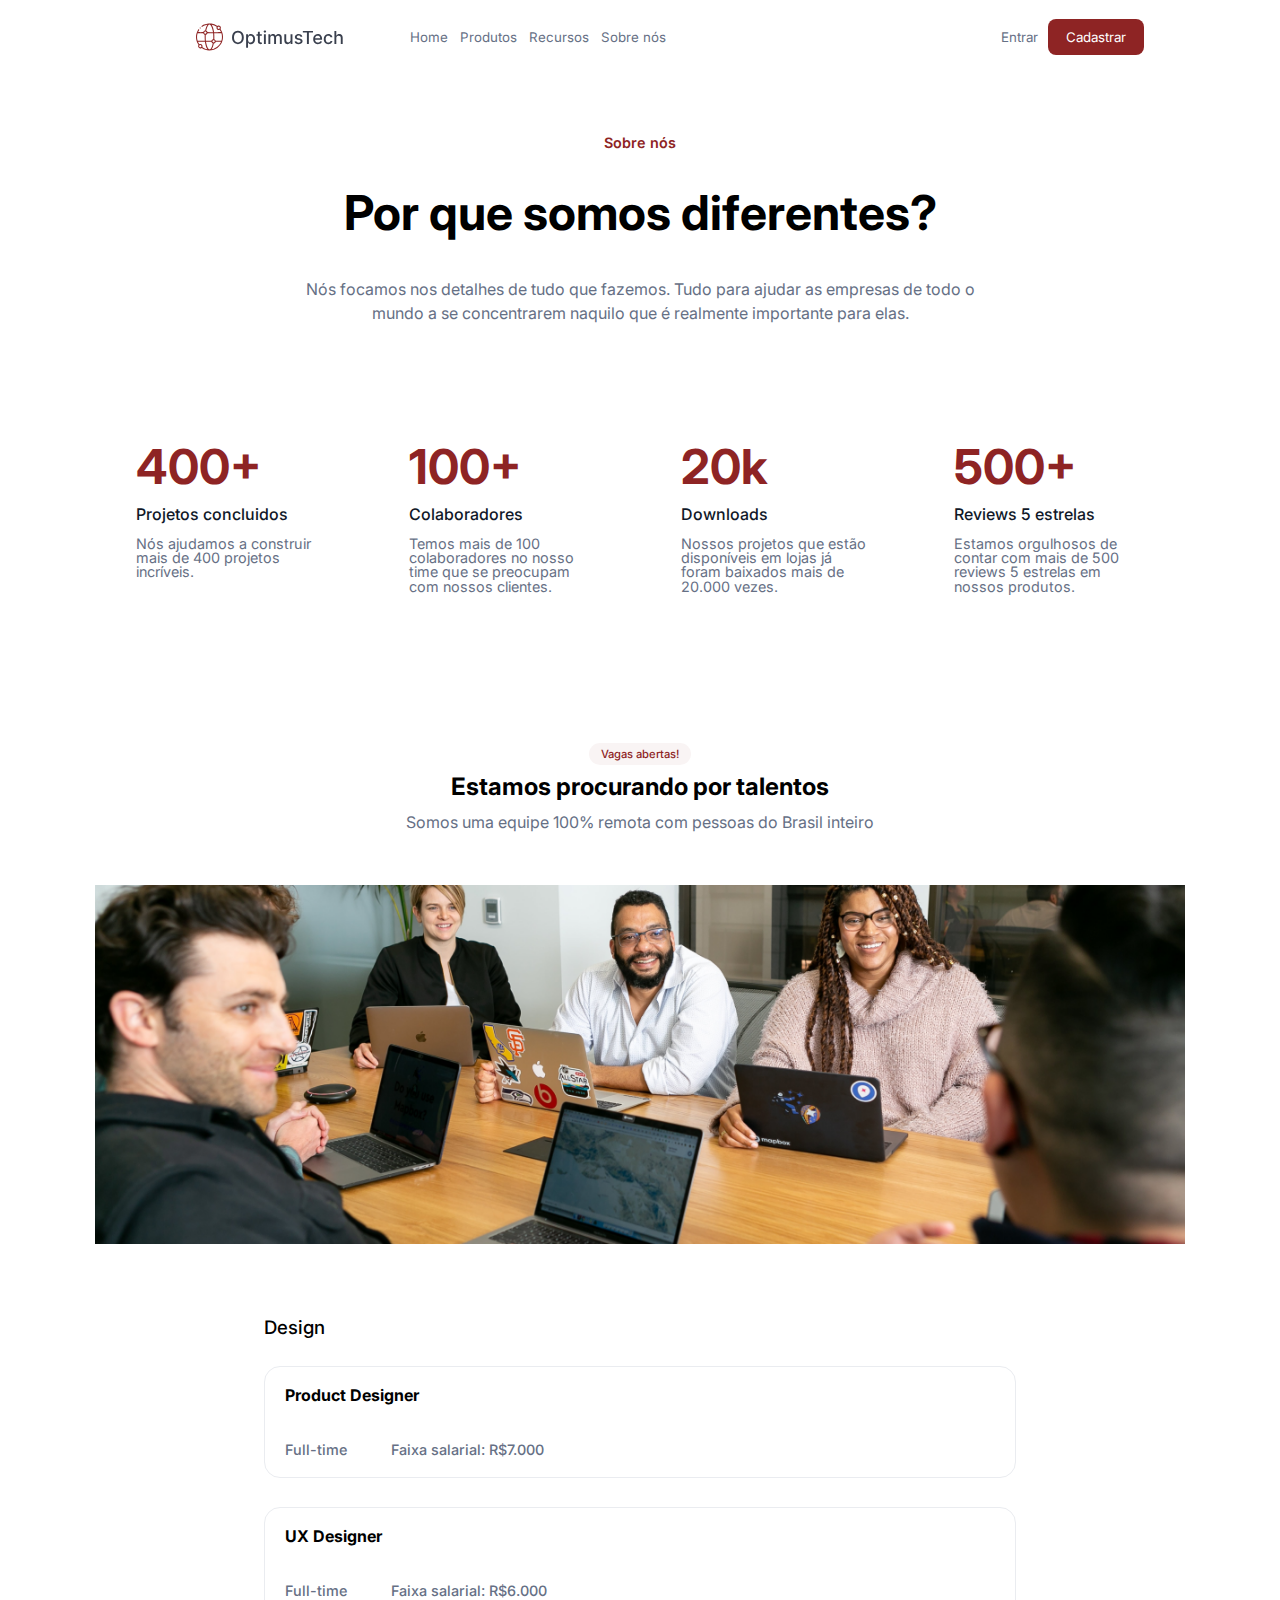
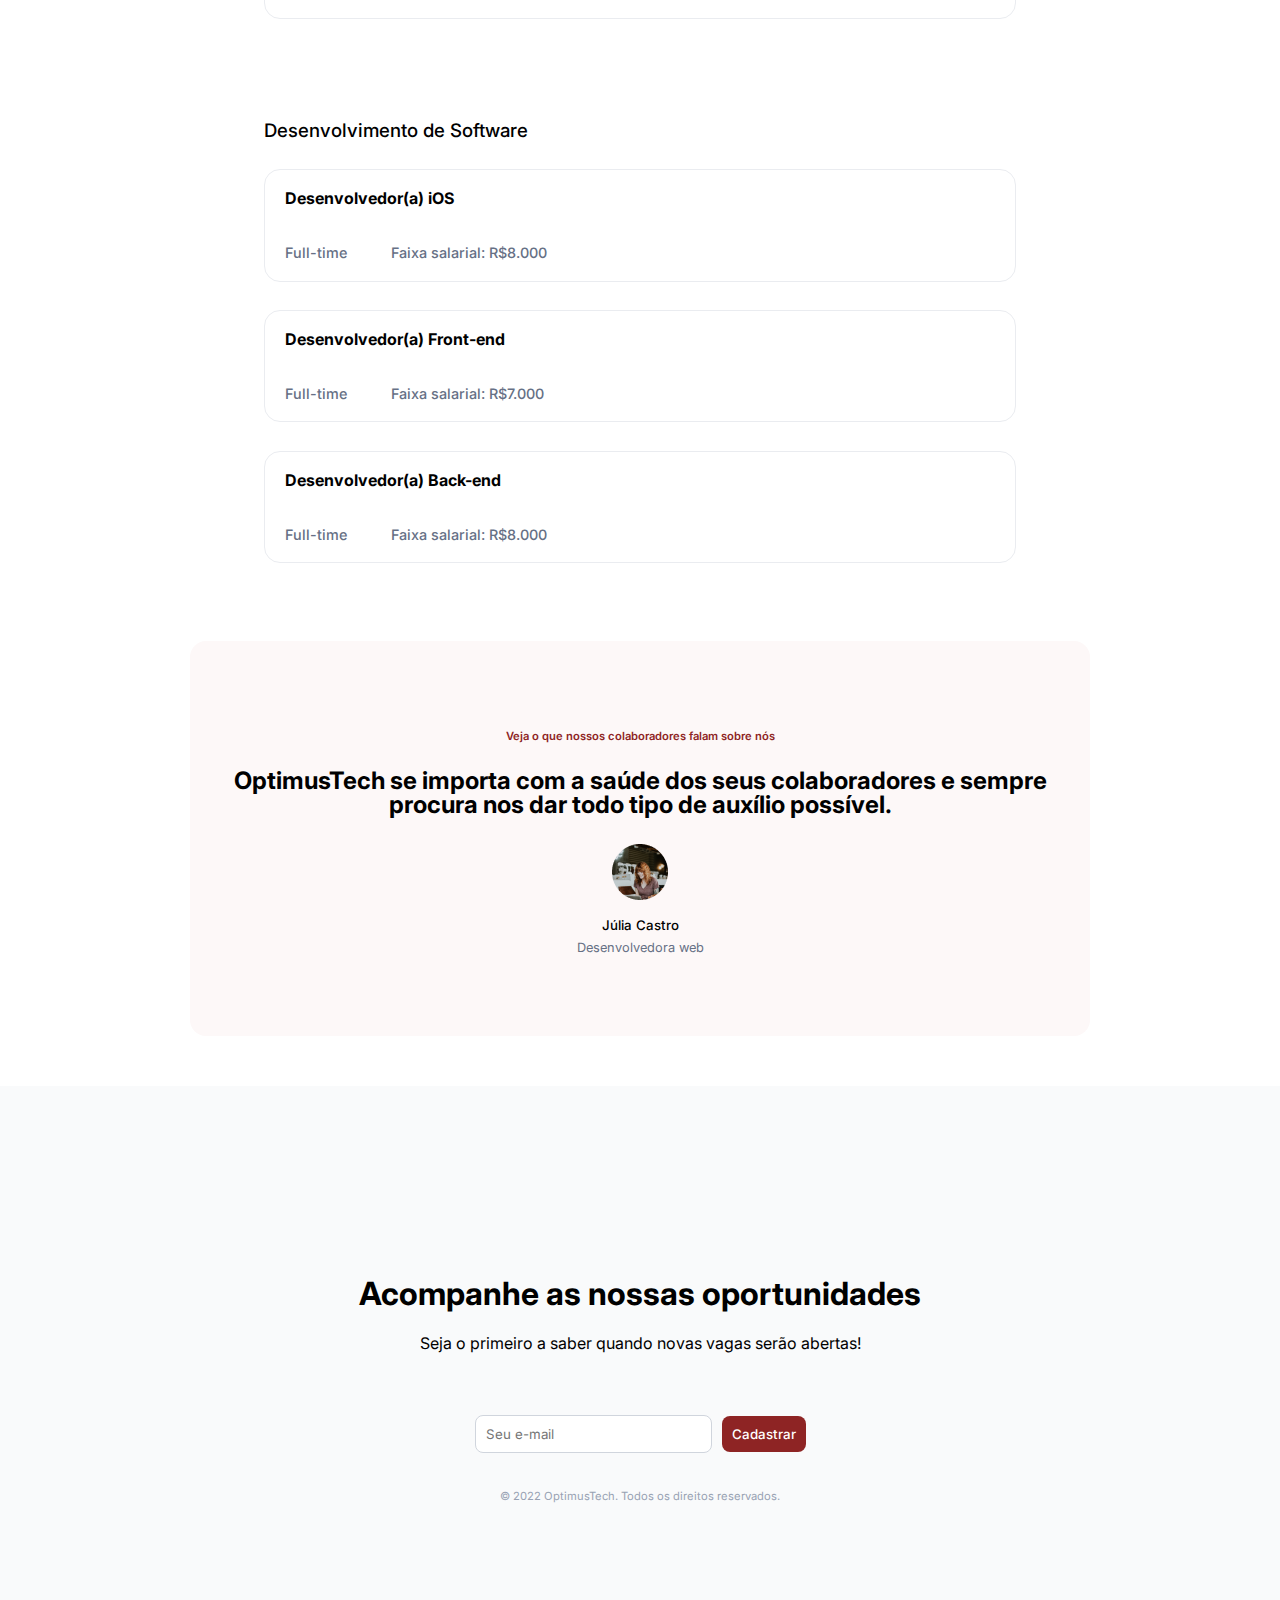
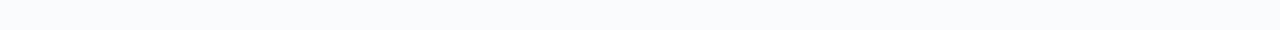
<file: index.html>
<!DOCTYPE html>
<html lang="pt-br">

<head>
    <meta charset="UTF-8">
    <meta http-equiv="X-UA-Compatible" content="IE=edge">
    <meta name="viewport" content="width=device-width, initial-scale=1.0">
    <link rel="stylesheet" href="styles/reset.css">
    <link rel="stylesheet" href="styles/style.css">
    <title>7daysOfCode</title>
</head>

<body>
    <header>
        <nav>
            <div class="recursosp">
                <img class="logotipo" src="images/logo.svg" alt="logo">
    
                <div class="linksp">
                    <button class="links"><a href="#">Home</a></button>
                    <button class="links"><a href="#">Produtos</a></button>
                    <button class="links"><a href="#">Recursos</a></button>
                    <button class="linku"><a href="#">Sobre nós</a></button>
                </div>
            </div>

            <div class="cadastro">
                <button class="button1">Entrar</button>
                <button class="button2">Cadastrar</button>
            </div>
        </nav>
        <section class="titulo">
            <span id="sobre">Sobre nós</span>
            <div class="titulop">
                <h1>Por que somos diferentes?</h1>
            </div>
            <p class="pprincipal">Nós focamos nos detalhes de tudo que fazemos. Tudo para ajudar as empresas de todo o mundo a se concentrarem naquilo que é realmente importante para elas.</p>
        </section>
        <section class="metricas">
            <div class="valor">
                <h1>400+</h1>
                <h2>Projetos concluidos</h2>
                <p>Nós ajudamos a construir mais de 400 projetos incríveis.</p>
            </div>
            <div class="valor">
                <h1>100+</h1>
                <h2>Colaboradores</h2>
                <p>Temos mais de 100 colaboradores no nosso time que se preocupam com nossos clientes.</p>
            </div>
            <div class="valor">
                <h1>20k</h1>
                <H2>Downloads</H2>
                <p>Nossos projetos que estão disponíveis em lojas já foram baixados mais de 20.000 vezes.</p>
            </div>
            <div class="valor">
                <h1>500+</h1>
                <h2>Reviews 5 estrelas</h2>
                <p>Estamos orgulhosos de contar com mais de 500 reviews 5 estrelas em nossos produtos.</p>
            </div>
        </section>
    </header>
    <main>
        <section class="talentos">
            <div>
                <span id="vagas">Vagas abertas!</span>
                <h2>Estamos procurando por talentos</h2>
                <p>Somos uma equipe 100% remota com pessoas do Brasil inteiro</p>
            </div>
            <img src="images/trabalho.png" alt="exemplo">
        </section>
        <section class="design">
            <h3>Design</h3>
            <div>
                <h4>Product Designer</h4>
                <p>Full-time</p>
                <p>Faixa salarial: R$7.000</p>
            </div>
            <div>
                <h4>UX Designer</h4>
                <p>Full-time</p>
                <p>Faixa salarial: R$6.000</p>
            </div>
            <h3 class="software">Desenvolvimento de Software</h3>
            <div>
                <h4>Desenvolvedor(a) iOS</h4>
                <p>Full-time</p>
                <p>Faixa salarial: R$8.000</p>
            </div>
            <div>
                <h4>Desenvolvedor(a) Front-end</h4>
                <p>Full-time</p>
                <p>Faixa salarial: R$7.000</p>
            </div>
            <div>
                <h4>Desenvolvedor(a) Back-end</h4>
                <p>Full-time</p>
                <p>Faixa salarial: R$8.000</p>
            </div>
        </section>
        <div class="depoiments">
            <span>Veja o que nossos colaboradores falam sobre nós</span>
            <h1>OptimusTech se importa com a saúde dos seus colaboradores e sempre procura nos dar todo tipo de auxílio possível.</h1>
            <img id="avatar" src="images/Avatar.png" alt="avatar">
            <h5>Júlia Castro</h5>
            <p>Desenvolvedora web</p>
        </div>
    </main>
    <footer>
        <h1>Acompanhe as nossas oportunidades</h1>
        <p>Seja o primeiro a saber quando novas vagas serão abertas!</p>
        <form>
            <input type="email" id="email" placeholder="Seu e-mail" required><label for="email"><input type="submit" value="Cadastrar" class="submit"></label>
        </form>
        <p id="direitos">&copy; 2022 OptimusTech. Todos os direitos reservados.</p>
    </footer>
</body>

</html>
</file>
<file: styles/style.css>
@import url('https://fonts.googleapis.com/css2?family=Inter:wght@100;200;400;500;600&display=swap');

:root {
    --text-color: #667085;
    --main-color: #8E2424;
}

* {
    font-family: 'Inter', sans-serif;
}

nav {
    display: flex;
    align-items: center;
}

.logotipo {
    display: flex;
    padding: 5px;
}

.recursosp {
    width: 50%;
    display: flex;
    align-items: center;
    justify-content: space-evenly;
}

nav {
    color: var(--text-color);
    justify-content: space-around;
    padding: 18px;
    flex-grow: 1;
    font-weight: 500;
}

.linksp {
    width: 300px;
    display: flex;
    justify-self: flex-start;
}

button, a {
    font-family: 'Inter', sans-serif;
    border: none;
    color: var(--text-color);
    background: none;
    text-decoration: none;
}

button:hover {
    text-decoration: underline;
    cursor: pointer;
}

.button1{
    order: 1;
}

.button2 {
    border-radius: 8px;
    background: var(--main-color);
    color: #ffffff;
    padding: 10px 18px;
    transition: 0.3s all;
    order: 2;
}

.button2:hover {
    background: #802020;
}

.linku {
    flex-shrink: 0;
}

.titulo {
    display: flex;
    flex-direction: column;
    align-items: center;
    padding: 3rem 0;
    font-weight: 600;
}

#sobre {
    color: var(--main-color);
    font-size: 0.9em;
}

.pprincipal, .titulop, #sobre {
    display: block;
    padding: 1em 0;
}

.titulop {
    font-size: 1.5rem;
    text-align: center;
}

.pprincipal {
    text-align: center;
    max-width: 55%;
    font-weight: 400;
    color: var(--text-color);
    line-height: 1.5rem;
}

.metricas {
    display: flex;
    margin: 3% auto;
    max-width: 1090px;
    justify-content: space-around;
    flex-wrap: wrap;
    padding: 0 5%;
}

.metricas > div {
    max-width: 200px;
    flex: 1 1;
    color: var(--text-color);
}

.valor h1 {
    color: var(--main-color);
    font-size: 3em;
}

.valor h2 {
    font-weight: 500;
    color: #101828;
    font-size: 1rem;
}

.valor p {
    font-weight: 400;
    font-size: 0.9rem;
}

.valor h1, .valor h2, .valor p {
    padding: 15px 5px 0 5px;
}

.talentos {
    margin: 150px auto 0;
    display: flex;
    flex-direction: column;
    align-items: center;
    max-width: 1090px;
    padding: 0 5%;
}

.talentos img {
    max-width: 100%;
}

.talentos div {
    text-align: center;
    margin-bottom: 40px;
    flex: 1 1;
}

.talentos div * {
    margin: 15px auto;
}

#vagas {
    font-weight: 500;
    color: var(--main-color);
    background: #8E24240D;
    padding: 4px 12px;
    border-radius: 16px;
    font-size: 0.7rem;
}

.talentos p {
    color: var(--text-color);
}

.design {
    display: flex;
    flex-direction: column;
    max-width: 940px;
    margin: 0 auto;
}

.design h3, .design div {
    margin: 0 10% 3%;
    font-weight: 500;
}

.design h3 {
    margin: 8% 10% 3%;
}

.design div {
    border: 1px solid #EAECF0;
    border-radius: 16px;
}

.design div p, .design div h4 {
    padding: 20px;
}

.design div p {
    color: var(--text-color);
    font-weight: 500;
    font-size: 0.9rem;
    display: inline-block;
}

.depoiments {
    display: flex;
    flex-direction: column;
    align-items: center;
    margin: 50px auto;
    width: 90%;
    max-width: 900px;
    background: #C3191908;
    border-radius: 16px;
}

.depoiments h1, .depoiments span, .depoiments h5, .depoiments p, #avatar {
    text-align: center;
}

.depoiments span {
    color: var(--main-color);
    font-weight: 600;
    font-size: 0.7rem;
    padding: 10% 0 3%;
}

.depoiments h1 {
    font-size: 1.5rem;
    padding: 0 2rem 1.5%;
}

#avatar {
    padding: 1.5% 0;
}

.depoiments h5 {
    padding: 5px 0;
    font-weight: 500;
}

.depoiments p {
    padding: 5px 0 9%;
    color: var(--text-color);
    font-weight: 400;
    font-size: 0.8rem;
}

footer {
    display: flex;
    flex-direction: column;
    align-items: center;
    background: #F9FAFB;
    padding: 5% 0;
}

footer h1 {
    padding: 10% 0 25px;
}

footer p {
    padding: 0 0 5%;
}

footer form {
    padding: 0 0 3%;
}

footer label {
    margin-left: 10px;
}

#email {
    padding: 10px;
    border: 1px solid #D0D5DD;
    border-radius: 8px;
}

.submit {
    background: var(--main-color);
    padding: 10px;
    border: none;
    color: white;
    border-radius: 8px;
    font-weight: 500;
}

footer #direitos {
    font-size: 0.7rem;
    font-weight: 400;
    color: #98A2B3;
}

@media screen and (max-width: 580px) {
    nav {
        justify-content: space-between;
    }
    
    .recursosp {
        flex-wrap: wrap;
        flex-shrink: 1;
        justify-content: flex-start;
    }

    .metricas {
        flex-direction: column;
        align-items: center;
    }

    .valor h1, .valor h2, .valor p {
        text-align: center;
    }

    .talentos {
        padding: 0;
    }

    footer h1, footer p {
        text-align: center;
    }
}
</file>
